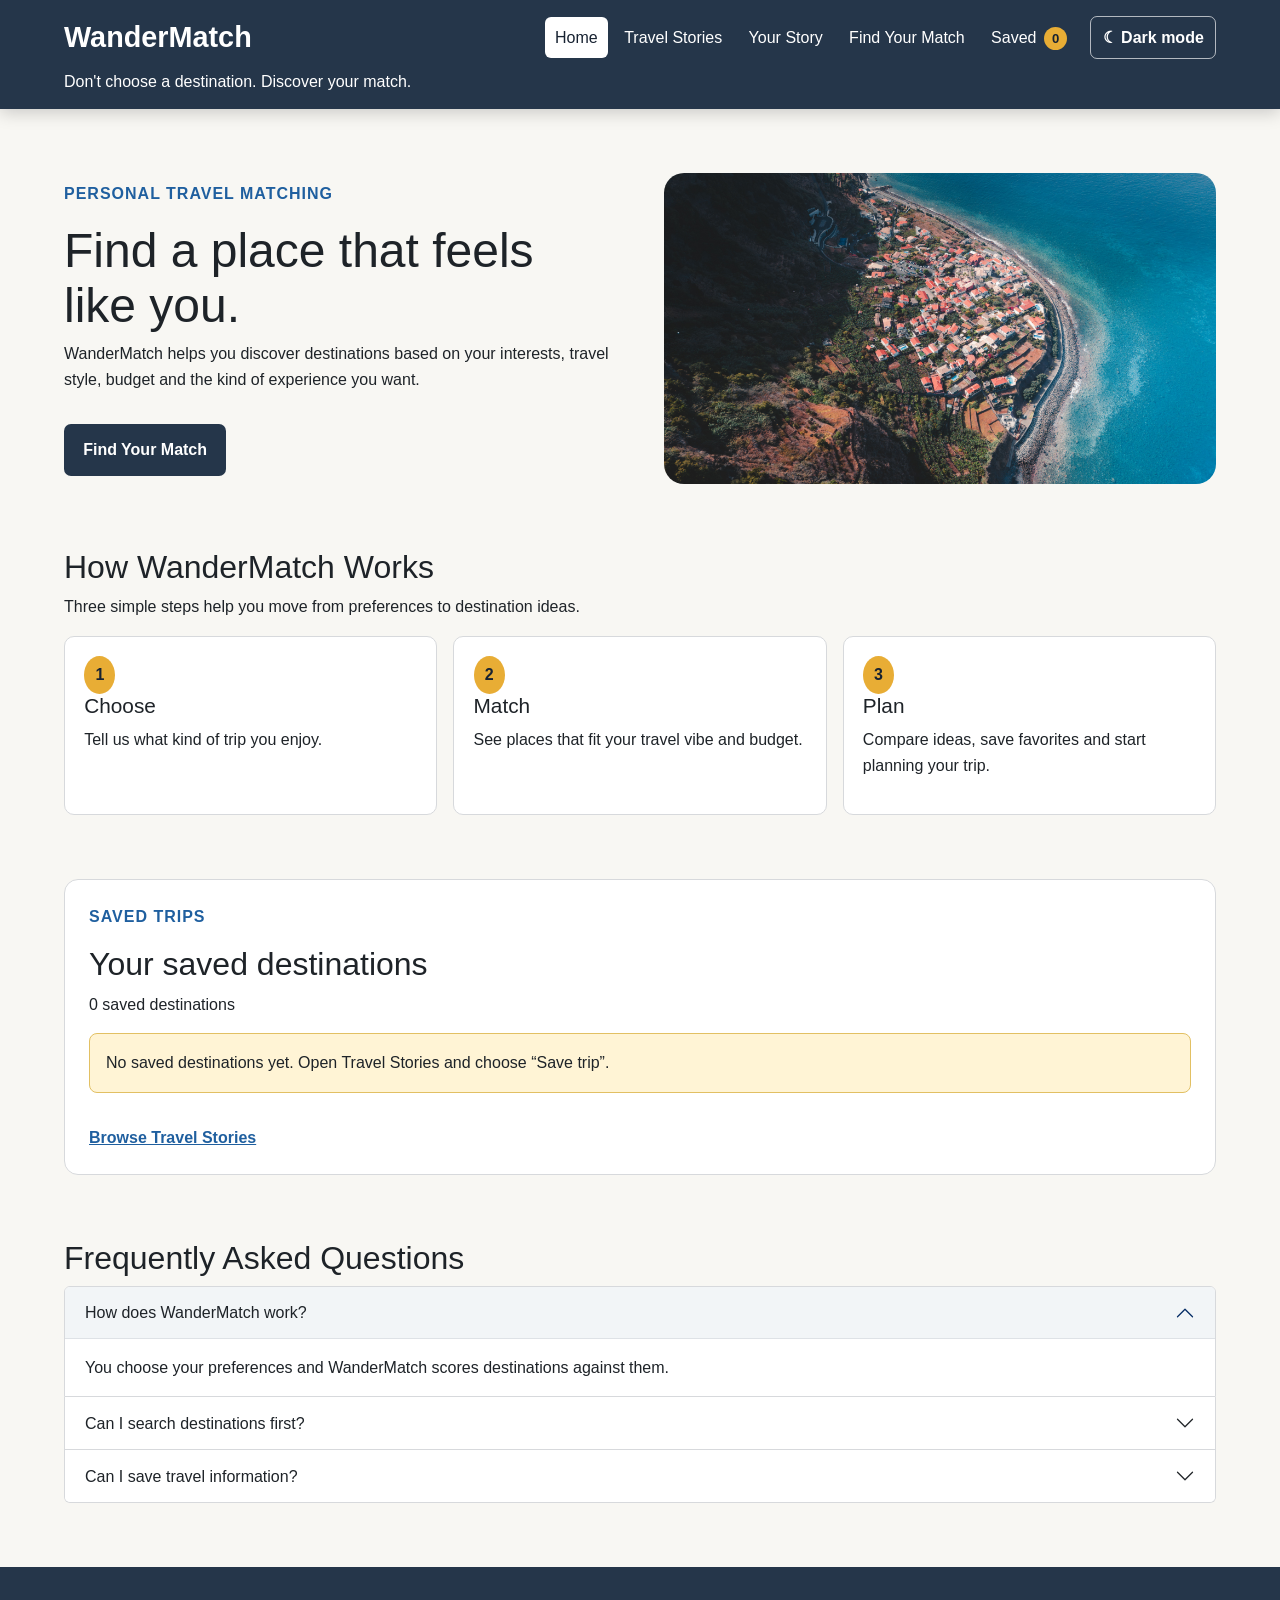
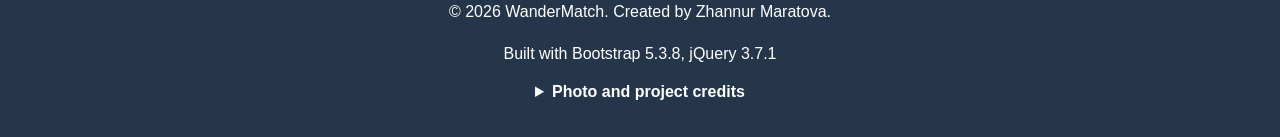
<file: index.html>
<!DOCTYPE html>
<html lang="en" data-theme="light" data-bs-theme="light">
<head>
    <meta charset="UTF-8">
    <meta name="viewport" content="width=device-width, initial-scale=1.0">
    <title>WanderMatch | Home</title>
    <script src="js/theme.js"></script>
    <link href="https://cdn.jsdelivr.net/npm/bootstrap@5.3.8/dist/css/bootstrap.min.css" rel="stylesheet">
    <link rel="stylesheet" href="css/style.css">
</head>
<body>
<a class="skip-link" href="#mainContent">Skip to main content</a>
<header class="site-header">
    <div class="site-navbar">
        <a href="index.html" class="site-logo">WanderMatch</a>
        <button type="button" class="nav-toggle" aria-expanded="false" aria-controls="mainNav" aria-label="Open navigation menu">☰</button>
        <nav class="site-links" id="mainNav" aria-label="Main navigation">
            <a href="index.html" class="active" aria-current="page">Home</a> <a href="stories.html">Travel Stories</a> <a href="match.html">Your Story</a> <a href="contact.html">Find Your Match</a>
            <a href="#savedTrips" class="saved-nav-link">Saved <span class="saved-count" aria-label="0 saved destinations">0</span></a>
        </nav>
        <button type="button" class="theme-toggle" aria-pressed="false" aria-label="Switch to dark mode">☾ Dark mode</button>
    </div>
    <p class="tagline">Don't choose a destination. Discover your match.</p>
</header>
<main id="mainContent">
    <section class="home-hero">
        <div class="hero-text">
            <p class="small-title">PERSONAL TRAVEL MATCHING</p>
            <h1>Find a place that feels like you.</h1>
            <p>WanderMatch helps you discover destinations based on your interests, travel style, budget and the kind of experience you want.</p>
            <a href="contact.html" class="main-button">Find Your Match</a>
        </div>
        <div class="hero-image">
            <img src="images/story-madeira.jpg" alt="Mountain coastline in Madeira, Portugal">
        </div>
    </section>

    <section>
        <h2>How WanderMatch Works</h2>
        <p>Three simple steps help you move from preferences to destination ideas.</p>
        <div class="steps">
            <article class="step-card"><span>1</span><h3>Choose</h3><p>Tell us what kind of trip you enjoy.</p></article>
            <article class="step-card"><span>2</span><h3>Match</h3><p>See places that fit your travel vibe and budget.</p></article>
            <article class="step-card"><span>3</span><h3>Plan</h3><p>Compare ideas, save favorites and start planning your trip.</p></article>
        </div>
    </section>

    <section id="savedTrips" class="saved-trips-section" aria-labelledby="savedTripsTitle">
        <div class="section-heading-row">
            <div>
                <p class="small-title">SAVED TRIPS</p>
                <h2 id="savedTripsTitle">Your saved destinations</h2>
                <p id="savedTripsSummary" aria-live="polite">0 saved destinations</p>
            </div>
            <button type="button" id="clearSavedTrips" class="secondary-action-button" hidden>Clear all</button>
        </div>
        <p id="savedTripsEmpty" class="empty-state">No saved destinations yet. Open Travel Stories and choose “Save trip”.</p>
        <p id="savedActionStatus" class="success-message temporary-message" role="status"></p>
        <div id="savedTripsList" class="saved-trips-list" aria-live="polite"></div>
        <a href="stories.html" class="text-link">Browse Travel Stories</a>
    </section>

    <section>
        <h2>Frequently Asked Questions</h2>
        <div class="accordion" id="faq">
            <div class="accordion-item">
                <h3 class="accordion-header"><button class="accordion-button" type="button" data-bs-toggle="collapse" data-bs-target="#faq1" aria-expanded="true" aria-controls="faq1">How does WanderMatch work?</button></h3>
                <div id="faq1" class="accordion-collapse collapse show" data-bs-parent="#faq"><div class="accordion-body">You choose your preferences and WanderMatch scores destinations against them.</div></div>
            </div>
            <div class="accordion-item">
                <h3 class="accordion-header"><button class="accordion-button collapsed" type="button" data-bs-toggle="collapse" data-bs-target="#faq2" aria-expanded="false" aria-controls="faq2">Can I search destinations first?</button></h3>
                <div id="faq2" class="accordion-collapse collapse" data-bs-parent="#faq"><div class="accordion-body">Yes. Travel Stories includes live search, travel-style filtering and sorting.</div></div>
            </div>
            <div class="accordion-item">
                <h3 class="accordion-header"><button class="accordion-button collapsed" type="button" data-bs-toggle="collapse" data-bs-target="#faq3" aria-expanded="false" aria-controls="faq3">Can I save travel information?</button></h3>
                <div id="faq3" class="accordion-collapse collapse" data-bs-parent="#faq"><div class="accordion-body">Yes. Saved trips and personal memories are stored in localStorage and remain after a reload in this browser.</div></div>
            </div>
        </div>
    </section>
</main>
<footer>
    <p>&copy; 2026 WanderMatch. Created by Zhannur Maratova.</p>
    <p class="footer-tools">Built with Bootstrap 5.3.8, jQuery 3.7.1</p>
    <details class="credits-details">
        <summary>Photo and project credits</summary>
        <div class="credits-content">
            <p>Travel photography from Pexels. Individual photographers:</p>
            <ul>
                <li><a href="https://www.pexels.com/ru-ru/photo/36958094/" target="_blank" rel="noopener">Tokyo — Ignacio Estevo</a></li>
                <li><a href="https://www.pexels.com/ru-ru/photo/27429861/" target="_blank" rel="noopener">Madeira — Ryan Klaus</a></li>
                <li><a href="https://www.pexels.com/ru-ru/photo/19137460/" target="_blank" rel="noopener">Bali — Joe Fikar</a></li>
                <li><a href="https://www.pexels.com/ru-ru/photo/31585491/" target="_blank" rel="noopener">Banff — Hunter Schroeder</a></li>
                <li><a href="https://www.pexels.com/ru-ru/photo/33053355/" target="_blank" rel="noopener">Barcelona — Regan Dsouza</a></li>
                <li><a href="https://www.pexels.com/photo/13818274/" target="_blank" rel="noopener">Interlaken — Paintalia</a></li>
                <li><a href="https://www.pexels.com/photo/31252768/" target="_blank" rel="noopener">Kyoto — Daniele Ursino</a></li>
                <li><a href="https://www.pexels.com/photo/27203832/" target="_blank" rel="noopener">New York — Ekam Juneja</a></li>
                <li><a href="https://www.pexels.com/photo/33981213/" target="_blank" rel="noopener">Queenstown — Mickoh Ramos</a></li>
                <li><a href="https://www.pexels.com/photo/7403883/" target="_blank" rel="noopener">Reykjavik — Pavel Danilyuk</a></li>
                <li><a href="https://www.pexels.com/photo/36805852/" target="_blank" rel="noopener">Rome — Claudia Solano</a></li>
                <li><a href="https://www.pexels.com/photo/12766014/" target="_blank" rel="noopener">Santorini — Giannis Osep</a></li>
            </ul>
    </details>
</footer>
<script src="https://code.jquery.com/jquery-3.7.1.min.js"></script>
<script src="https://cdn.jsdelivr.net/npm/bootstrap@5.3.8/dist/js/bootstrap.bundle.min.js"></script>
<script src="js/data.js"></script>
<script src="js/saved.js"></script>
<script src="js/common.js"></script>
</body>
</html>
</file>
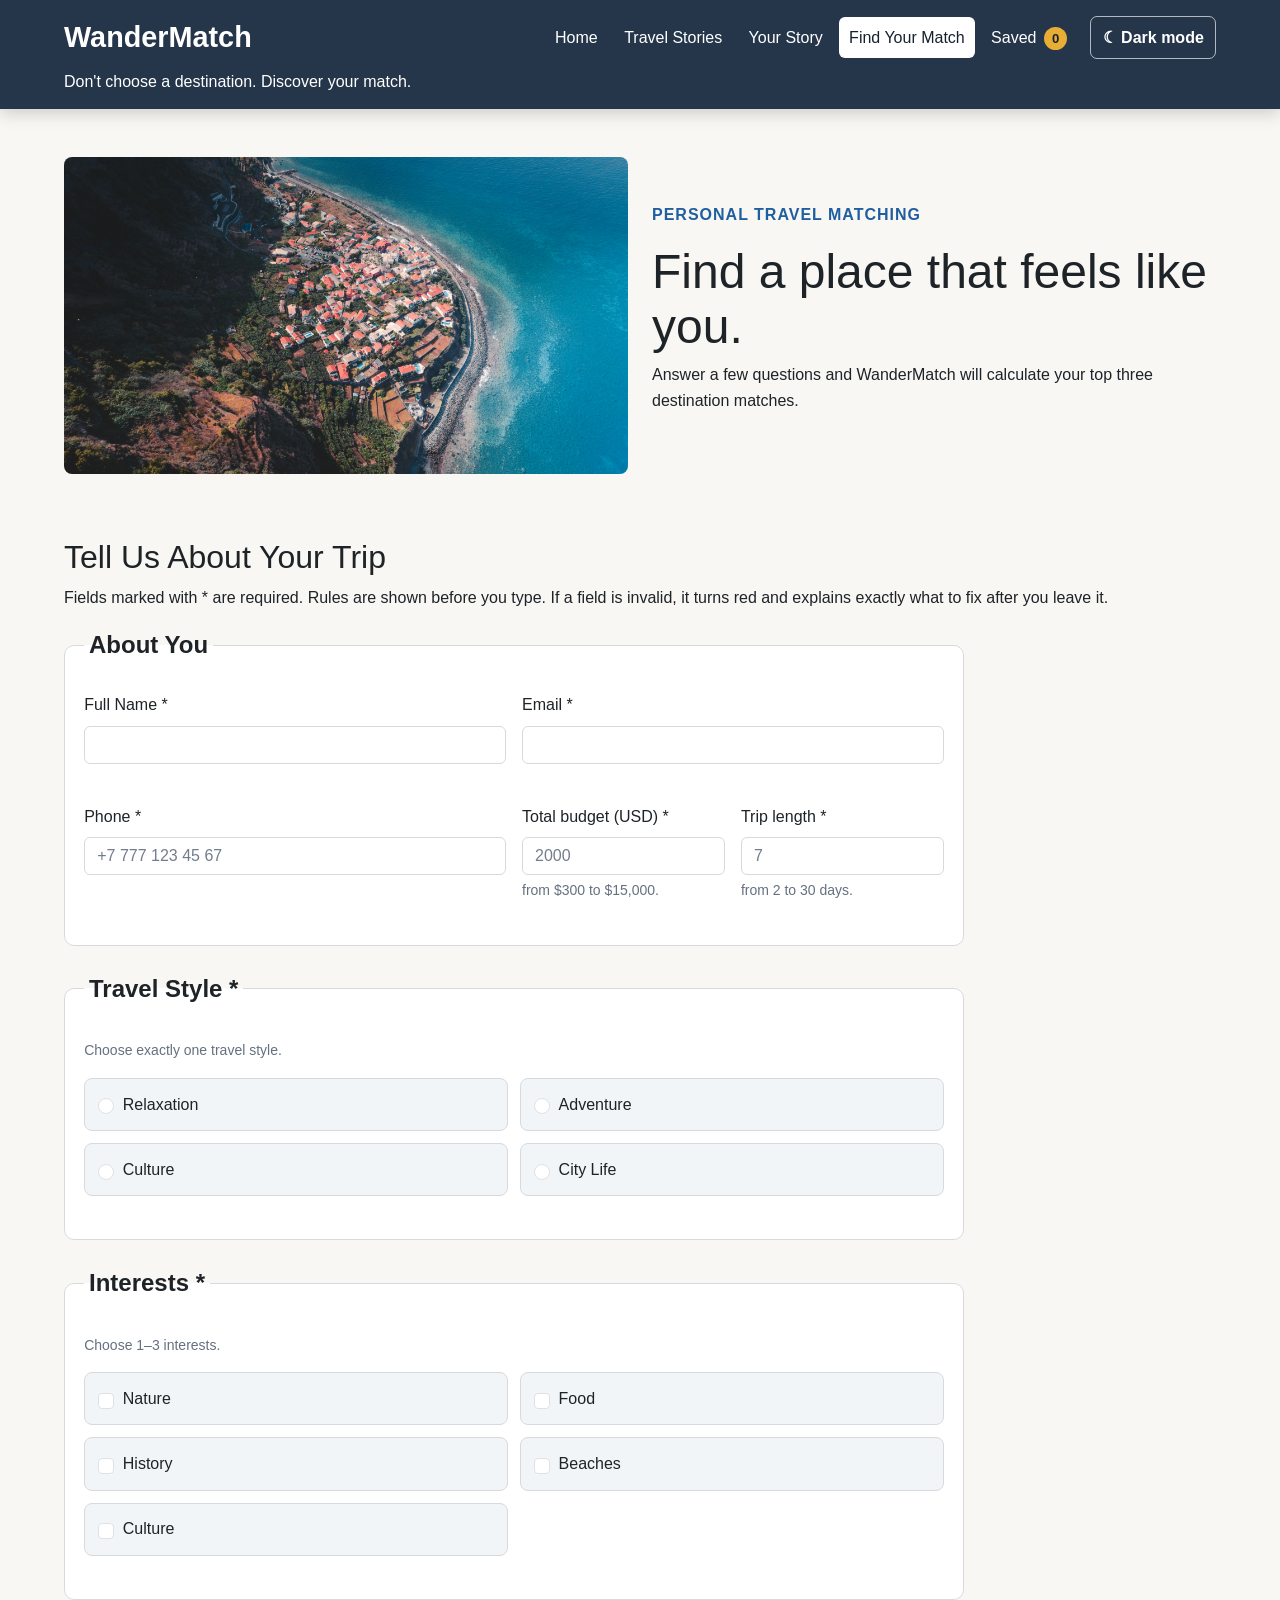
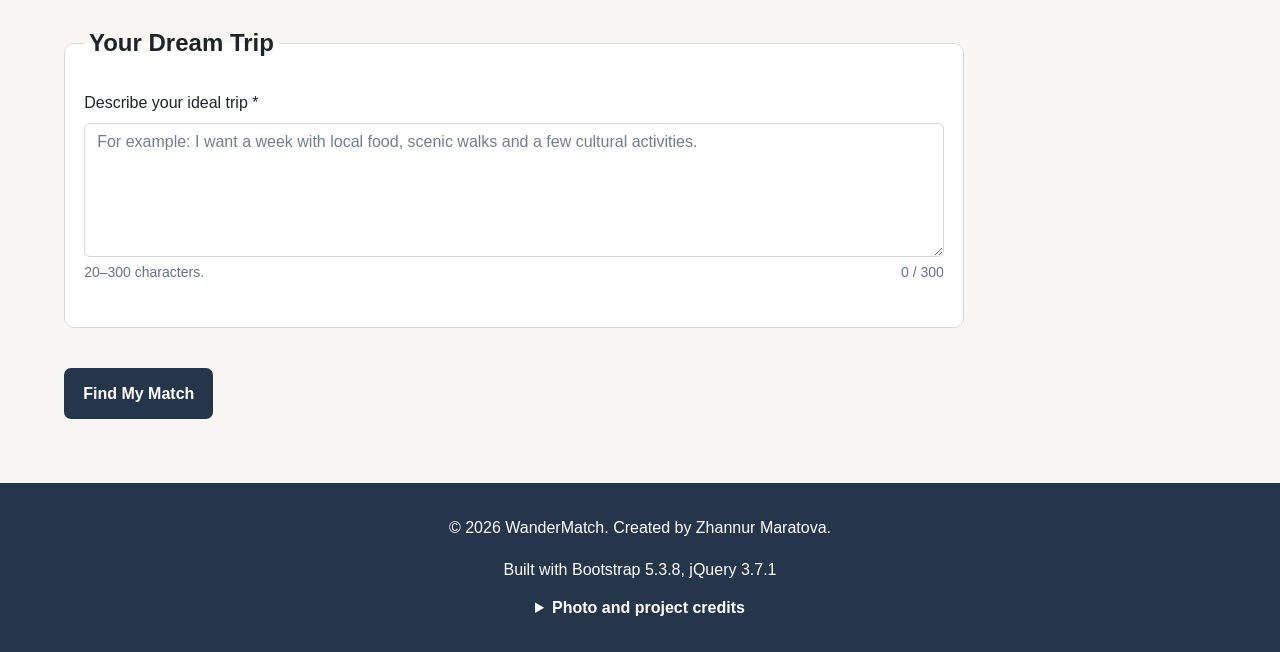
<file: contact.html>
<!DOCTYPE html>
<html lang="en" data-theme="light" data-bs-theme="light">
<head>
    <meta charset="UTF-8">
    <meta name="viewport" content="width=device-width, initial-scale=1.0">
    <title>WanderMatch | Find Your Match</title>
    <script src="js/theme.js"></script>
    <link href="https://cdn.jsdelivr.net/npm/bootstrap@5.3.8/dist/css/bootstrap.min.css" rel="stylesheet">
    <link rel="stylesheet" href="css/style.css">
</head>
<body>
<a class="skip-link" href="#mainContent">Skip to main content</a>
<header class="site-header">
    <div class="site-navbar">
        <a href="index.html" class="site-logo">WanderMatch</a>
        <button type="button" class="nav-toggle" aria-expanded="false" aria-controls="mainNav" aria-label="Open navigation menu">☰</button>
        <nav class="site-links" id="mainNav" aria-label="Main navigation">
            <a href="index.html">Home</a> <a href="stories.html">Travel Stories</a> <a href="match.html">Your Story</a> <a href="contact.html" class="active" aria-current="page">Find Your Match</a>
            <a href="index.html#savedTrips" class="saved-nav-link">Saved <span class="saved-count" aria-label="0 saved destinations">0</span></a>
        </nav>
        <button type="button" class="theme-toggle" aria-pressed="false" aria-label="Switch to dark mode">☾ Dark mode</button>
    </div>
    <p class="tagline">Don't choose a destination. Discover your match.</p>
</header>
<main id="mainContent">
    <section class="survey-hero container-fluid px-0">
        <div class="row align-items-center g-4">
            <div class="col-12 col-lg-6">
                <img src="images/story-madeira.jpg" class="img-fluid rounded-3" alt="Mountain coastline and ocean in Madeira, Portugal">
            </div>
            <div class="col-12 col-lg-6">
                <p class="small-title">PERSONAL TRAVEL MATCHING</p>
                <h1>Find a place that feels like you.</h1>
                <p>Answer a few questions and WanderMatch will calculate your top three destination matches.</p>
            </div>
        </div>
    </section>

    <section>
        <h2>Tell Us About Your Trip</h2>
        <p>Fields marked with * are required. Rules are shown before you type. If a field is invalid, it turns red and explains exactly what to fix after you leave it.</p>

        <form id="matchForm" class="match-form" novalidate>
            <fieldset>
                <legend>About You</legend>
                <div class="row g-3">
                    <div class="col-md-6">
                        <label class="form-label" for="full-name">Full Name *</label>
                        <input class="form-control validate-on-blur" type="text" id="full-name" autocomplete="name" minlength="5" maxlength="60" required aria-describedby="full-nameHelp full-nameError">
                        <div id="full-nameError" class="field-error" role="alert"></div>
                    </div>
                    <div class="col-md-6">
                        <label class="form-label" for="email">Email *</label>
                        <input class="form-control validate-on-blur" type="email" id="email" autocomplete="email" maxlength="100" required aria-describedby="emailHelp emailError">
                        <div id="emailError" class="field-error" role="alert"></div>
                    </div>
                    <div class="col-md-6">
                        <label class="form-label" for="phone">Phone *</label>
                        <input class="form-control validate-on-blur" type="tel" id="phone" autocomplete="tel" maxlength="24" placeholder="+7 777 123 45 67" required aria-describedby="phoneHelp phoneError">
                        <div id="phoneError" class="field-error" role="alert"></div>
                    </div>
                    <div class="col-md-3">
                        <label class="form-label" for="budget">Total budget (USD) *</label>
                        <input class="form-control validate-on-blur" type="number" id="budget" min="300" max="15000" step="1" placeholder="2000" required aria-describedby="budgetHelp budgetError">
                        <div class="form-text" id="budgetHelp">from $300 to $15,000.</div>
                        <div id="budgetError" class="field-error" role="alert"></div>
                    </div>
                    <div class="col-md-3">
                        <label class="form-label" for="trip-days">Trip length *</label>
                        <input class="form-control validate-on-blur" type="number" id="trip-days" min="2" max="30" step="1" placeholder="7" required aria-describedby="trip-daysHelp trip-daysError">
                        <div class="form-text" id="trip-daysHelp">from 2 to 30 days.</div>
                        <div id="trip-daysError" class="field-error" role="alert"></div>
                    </div>
                </div>
            </fieldset>

            <fieldset>
                <legend>Travel Style *</legend>
                <p class="form-text" id="styleHelp">Choose exactly one travel style.</p>
                <div class="choice-grid" id="styleChoices" aria-describedby="styleHelp styleError">
                    <label class="choice-card"><input class="form-check-input" type="radio" name="travel-style" value="relaxation"> Relaxation</label>
                    <label class="choice-card"><input class="form-check-input" type="radio" name="travel-style" value="adventure"> Adventure</label>
                    <label class="choice-card"><input class="form-check-input" type="radio" name="travel-style" value="culture"> Culture</label>
                    <label class="choice-card"><input class="form-check-input" type="radio" name="travel-style" value="city"> City Life</label>
                </div>
                <div id="styleError" class="field-error" role="alert"></div>
            </fieldset>

            <fieldset>
                <legend>Interests *</legend>
                <p class="form-text" id="interestsHelp">Choose 1–3 interests.</p>
                <div class="choice-grid" id="interestChoices" aria-describedby="interestsHelp interestsError">
                    <label class="choice-card"><input class="form-check-input" type="checkbox" name="interests" value="nature"> Nature</label>
                    <label class="choice-card"><input class="form-check-input" type="checkbox" name="interests" value="food"> Food</label>
                    <label class="choice-card"><input class="form-check-input" type="checkbox" name="interests" value="history"> History</label>
                    <label class="choice-card"><input class="form-check-input" type="checkbox" name="interests" value="beaches"> Beaches</label>
                    <label class="choice-card"><input class="form-check-input" type="checkbox" name="interests" value="culture"> Culture</label>
                </div>
                <div id="interestsError" class="field-error" role="alert"></div>
            </fieldset>

            <fieldset>
                <legend>Your Dream Trip</legend>
                <label class="form-label" for="dream-trip">Describe your ideal trip *</label>
                <textarea class="form-control validate-on-blur" id="dream-trip" rows="5" minlength="20" maxlength="300" placeholder="For example: I want a week with local food, scenic walks and a few cultural activities." required aria-describedby="dream-tripHelp dream-tripError"></textarea>
                <div class="form-help-row"><div class="form-text" id="dream-tripHelp">20–300 characters.</div><div id="dreamTripCount" class="character-count" aria-live="polite">0 / 300</div></div>
                <div id="dream-tripError" class="field-error" role="alert"></div>
            </fieldset>

            <button class="main-form-button" type="submit">Find My Match</button>
            <p id="formSuccess" class="success-message temporary-message" role="status"></p>
        </form>
    </section>

    <section id="matchResults" class="match-results" hidden aria-labelledby="matchResultsTitle">
        <p class="small-title">YOUR RESULTS</p>
        <h2 id="matchResultsTitle">Your top destination matches</h2>
        <p id="savedActionStatus" class="success-message temporary-message" role="status"></p>
        <div id="matchResultList" class="match-result-list" aria-live="polite"></div>
    </section>
</main>
<footer>
    <p>&copy; 2026 WanderMatch. Created by Zhannur Maratova.</p>
    <p class="footer-tools">Built with Bootstrap 5.3.8, jQuery 3.7.1</p>
    <details class="credits-details">
        <summary>Photo and project credits</summary>
        <div class="credits-content">
            <p>Travel photography from Pexels. Individual photographers:</p>
            <ul>
                <li><a href="https://www.pexels.com/ru-ru/photo/36958094/" target="_blank" rel="noopener">Tokyo — Ignacio Estevo</a></li>
                <li><a href="https://www.pexels.com/ru-ru/photo/27429861/" target="_blank" rel="noopener">Madeira — Ryan Klaus</a></li>
                <li><a href="https://www.pexels.com/ru-ru/photo/19137460/" target="_blank" rel="noopener">Bali — Joe Fikar</a></li>
                <li><a href="https://www.pexels.com/ru-ru/photo/31585491/" target="_blank" rel="noopener">Banff — Hunter Schroeder</a></li>
                <li><a href="https://www.pexels.com/ru-ru/photo/33053355/" target="_blank" rel="noopener">Barcelona — Regan Dsouza</a></li>
                <li><a href="https://www.pexels.com/photo/13818274/" target="_blank" rel="noopener">Interlaken — Paintalia</a></li>
                <li><a href="https://www.pexels.com/photo/31252768/" target="_blank" rel="noopener">Kyoto — Daniele Ursino</a></li>
                <li><a href="https://www.pexels.com/photo/27203832/" target="_blank" rel="noopener">New York — Ekam Juneja</a></li>
                <li><a href="https://www.pexels.com/photo/33981213/" target="_blank" rel="noopener">Queenstown — Mickoh Ramos</a></li>
                <li><a href="https://www.pexels.com/photo/7403883/" target="_blank" rel="noopener">Reykjavik — Pavel Danilyuk</a></li>
                <li><a href="https://www.pexels.com/photo/36805852/" target="_blank" rel="noopener">Rome — Claudia Solano</a></li>
                <li><a href="https://www.pexels.com/photo/12766014/" target="_blank" rel="noopener">Santorini — Giannis Osep</a></li>
            </ul>
        </div>
    </details>
</footer>
<script src="https://code.jquery.com/jquery-3.7.1.min.js"></script>
<script src="https://cdn.jsdelivr.net/npm/bootstrap@5.3.8/dist/js/bootstrap.bundle.min.js"></script>
<script src="js/data.js"></script>
<script src="js/saved.js"></script>
<script src="js/common.js"></script>
<script src="js/matcher.js"></script>
</body>
</html>
</file>
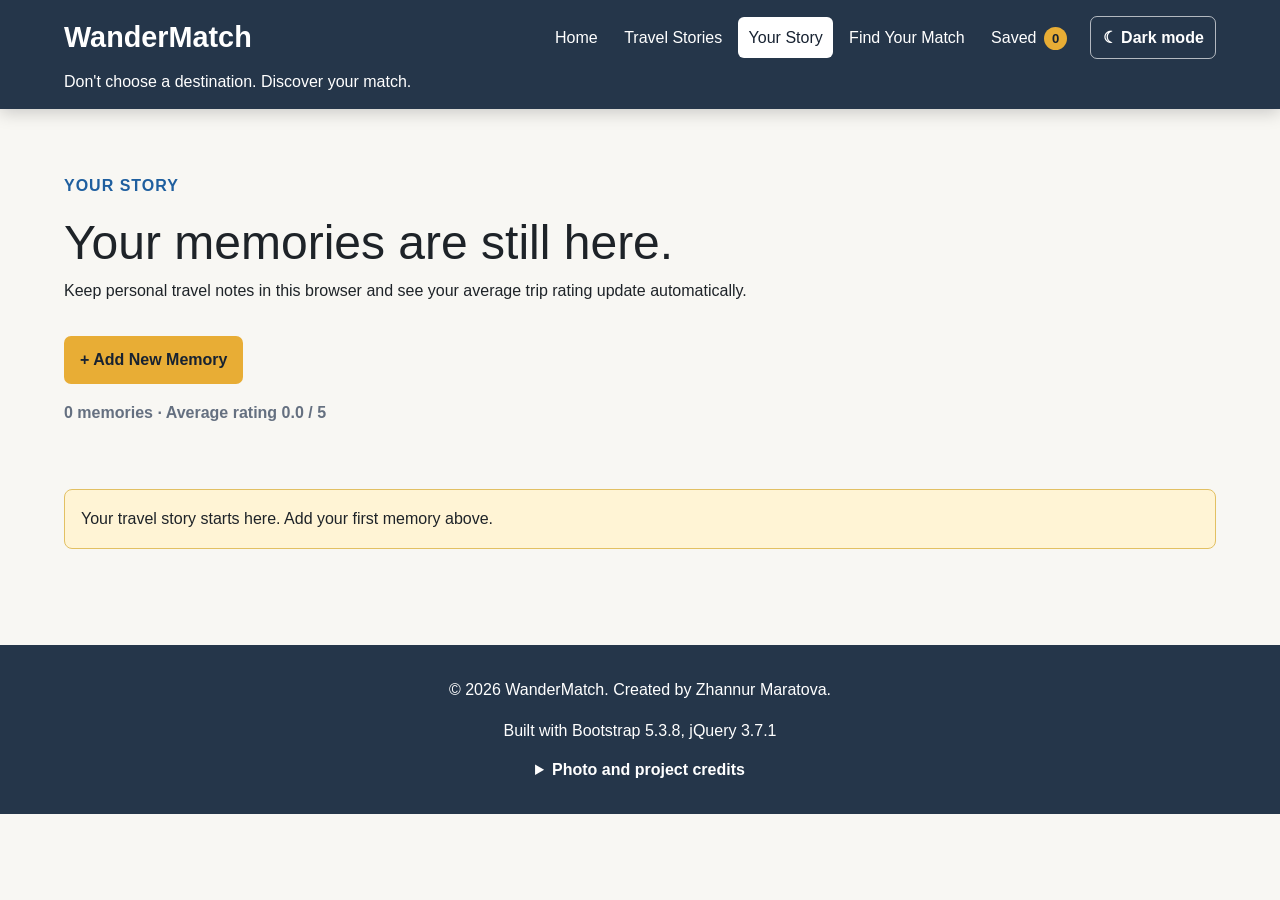
<file: match.html>
<!DOCTYPE html>
<html lang="en" data-theme="light" data-bs-theme="light">
<head>
    <meta charset="UTF-8">
    <meta name="viewport" content="width=device-width, initial-scale=1.0">
    <title>WanderMatch | Your Story</title>
    <script src="js/theme.js"></script>
    <link href="https://cdn.jsdelivr.net/npm/bootstrap@5.3.8/dist/css/bootstrap.min.css" rel="stylesheet">
    <link rel="stylesheet" href="css/style.css">
</head>
<body>
<a class="skip-link" href="#mainContent">Skip to main content</a>
<header class="site-header">
    <div class="site-navbar">
        <a href="index.html" class="site-logo">WanderMatch</a>
        <button type="button" class="nav-toggle" aria-expanded="false" aria-controls="mainNav" aria-label="Open navigation menu">☰</button>
        <nav class="site-links" id="mainNav" aria-label="Main navigation">
            <a href="index.html">Home</a> <a href="stories.html">Travel Stories</a> <a href="match.html" class="active" aria-current="page">Your Story</a> <a href="contact.html">Find Your Match</a>
            <a href="index.html#savedTrips" class="saved-nav-link">Saved <span class="saved-count" aria-label="0 saved destinations">0</span></a>
        </nav>
        <button type="button" class="theme-toggle" aria-pressed="false" aria-label="Switch to dark mode">☾ Dark mode</button>
    </div>
    <p class="tagline">Don't choose a destination. Discover your match.</p>
</header>
<main id="mainContent">
    <section>
        <p class="small-title">YOUR STORY</p>
        <h1>Your memories are still here.</h1>
        <p>Keep personal travel notes in this browser and see your average trip rating update automatically.</p>
        <button type="button" id="toggleMemoryForm" class="add-memory-button">+ Add New Memory</button>
        <p id="memoryStats" class="memory-stats" aria-live="polite"></p>
    </section>

    <section id="memoryFormPanel" class="memory-form-panel" hidden>
        <h2>Add a travel memory</h2>
        <p>Fields marked with * are required.</p>
        <form id="memoryForm" novalidate>
            <div class="row g-3">
                <div class="col-md-6">
                    <label class="form-label" for="memory-place">Place *</label>
                    <input class="form-control validate-memory" id="memory-place" type="text" minlength="2" maxlength="60" required aria-describedby="memory-placeHelp memory-placeError">
                    <div id="memory-placeError" class="field-error" role="alert"></div>
                </div>
                <div class="col-md-6">
                    <label class="form-label" for="memory-date">Visit date *</label>
                    <input class="form-control validate-memory" id="memory-date" type="date" min="1900-01-01" required aria-describedby="memory-dateHelp memory-dateError">
                    <div id="memory-dateError" class="field-error" role="alert"></div>
                </div>
                <div class="col-md-4">
                    <label class="form-label" for="memory-rating">Rating(1-5) *</label>
                    <input class="form-control validate-memory" id="memory-rating" type="number" min="1" max="5" step="0.1" required aria-describedby="memory-ratingHelp memory-ratingError">
                    <div id="memory-ratingError" class="field-error" role="alert"></div>
                </div>
                <div class="col-12">
                    <label class="form-label" for="memory-text">Memory *</label>
                    <textarea class="form-control validate-memory" id="memory-text" rows="4" minlength="10" maxlength="500" required aria-describedby="memory-textHelp memory-textError"></textarea>
                    <div class="form-help-row"><div class="form-text" id="memory-textHelp">10–500 characters.</div><div id="memoryTextCount" class="character-count" aria-live="polite">0 / 500</div></div>
                    <div id="memory-textError" class="field-error" role="alert"></div>
                </div>
                <div class="col-12">
                    <label class="form-label" for="memory-image">Travel photo <span class="optional-label">(optional)</span></label>
                    <input class="form-control validate-memory" id="memory-image" type="file" accept="image/png,image/jpeg,image/webp" aria-describedby="memory-imageHelp memory-imageError">
                    <div class="form-text" id="memory-imageHelp">JPG, PNG or WebP, maximum 5 MB. The image is resized before browser storage.</div>
                    <div id="memory-imageError" class="field-error" role="alert"></div>
                </div>
            </div>
            <p id="memoryFormError" class="field-error temporary-message" role="alert"></p>
            <button class="main-form-button" type="submit">Save Memory</button>
            <p id="memorySaved" class="success-message temporary-message" role="status"></p>
        </form>
    </section>

    <p id="memoryEmpty" class="empty-state" hidden>Your travel story starts here. Add your first memory above.</p>
    <p id="memoryActionStatus" class="success-message temporary-message" role="status"></p>
    <div class="memory-cards" id="memoryCards" aria-live="polite"></div>
</main>

<div id="deleteConfirmOverlay" class="confirm-overlay" hidden>
    <section class="confirm-dialog" role="dialog" aria-modal="true" aria-labelledby="deleteConfirmTitle" aria-describedby="deleteConfirmText">
        <p class="small-title">CONFIRM DELETION</p>
        <h2 id="deleteConfirmTitle">Delete this memory?</h2>
        <p id="deleteConfirmText">Are you sure you want to delete <strong id="deleteMemoryName">this memory</strong>? This action cannot be undone.</p>
        <div class="confirm-actions">
            <button type="button" id="cancelDeleteMemory" class="secondary-action-button">Cancel</button>
            <button type="button" id="confirmDeleteMemory" class="danger-action-button">Delete permanently</button>
        </div>
    </section>
</div>
<footer>
    <p>&copy; 2026 WanderMatch. Created by Zhannur Maratova.</p>
    <p class="footer-tools">Built with Bootstrap 5.3.8, jQuery 3.7.1</p>
    <details class="credits-details">
        <summary>Photo and project credits</summary>
        <div class="credits-content">
            <p>Travel photography from Pexels. Individual photographers:</p>
            <ul>
                <li><a href="https://www.pexels.com/ru-ru/photo/36958094/" target="_blank" rel="noopener">Tokyo — Ignacio Estevo</a></li>
                <li><a href="https://www.pexels.com/ru-ru/photo/27429861/" target="_blank" rel="noopener">Madeira — Ryan Klaus</a></li>
                <li><a href="https://www.pexels.com/ru-ru/photo/19137460/" target="_blank" rel="noopener">Bali — Joe Fikar</a></li>
                <li><a href="https://www.pexels.com/ru-ru/photo/31585491/" target="_blank" rel="noopener">Banff — Hunter Schroeder</a></li>
                <li><a href="https://www.pexels.com/ru-ru/photo/33053355/" target="_blank" rel="noopener">Barcelona — Regan Dsouza</a></li>
                <li><a href="https://www.pexels.com/photo/13818274/" target="_blank" rel="noopener">Interlaken — Paintalia</a></li>
                <li><a href="https://www.pexels.com/photo/31252768/" target="_blank" rel="noopener">Kyoto — Daniele Ursino</a></li>
                <li><a href="https://www.pexels.com/photo/27203832/" target="_blank" rel="noopener">New York — Ekam Juneja</a></li>
                <li><a href="https://www.pexels.com/photo/33981213/" target="_blank" rel="noopener">Queenstown — Mickoh Ramos</a></li>
                <li><a href="https://www.pexels.com/photo/7403883/" target="_blank" rel="noopener">Reykjavik — Pavel Danilyuk</a></li>
                <li><a href="https://www.pexels.com/photo/36805852/" target="_blank" rel="noopener">Rome — Claudia Solano</a></li>
                <li><a href="https://www.pexels.com/photo/12766014/" target="_blank" rel="noopener">Santorini — Giannis Osep</a></li>
            </ul>
        </div>
    </details>
</footer>
<script src="https://code.jquery.com/jquery-3.7.1.min.js"></script>
<script src="https://cdn.jsdelivr.net/npm/bootstrap@5.3.8/dist/js/bootstrap.bundle.min.js"></script>
<script src="js/data.js"></script>
<script src="js/saved.js"></script>
<script src="js/common.js"></script>
<script src="js/memories.js"></script>
</body>
</html>
</file>
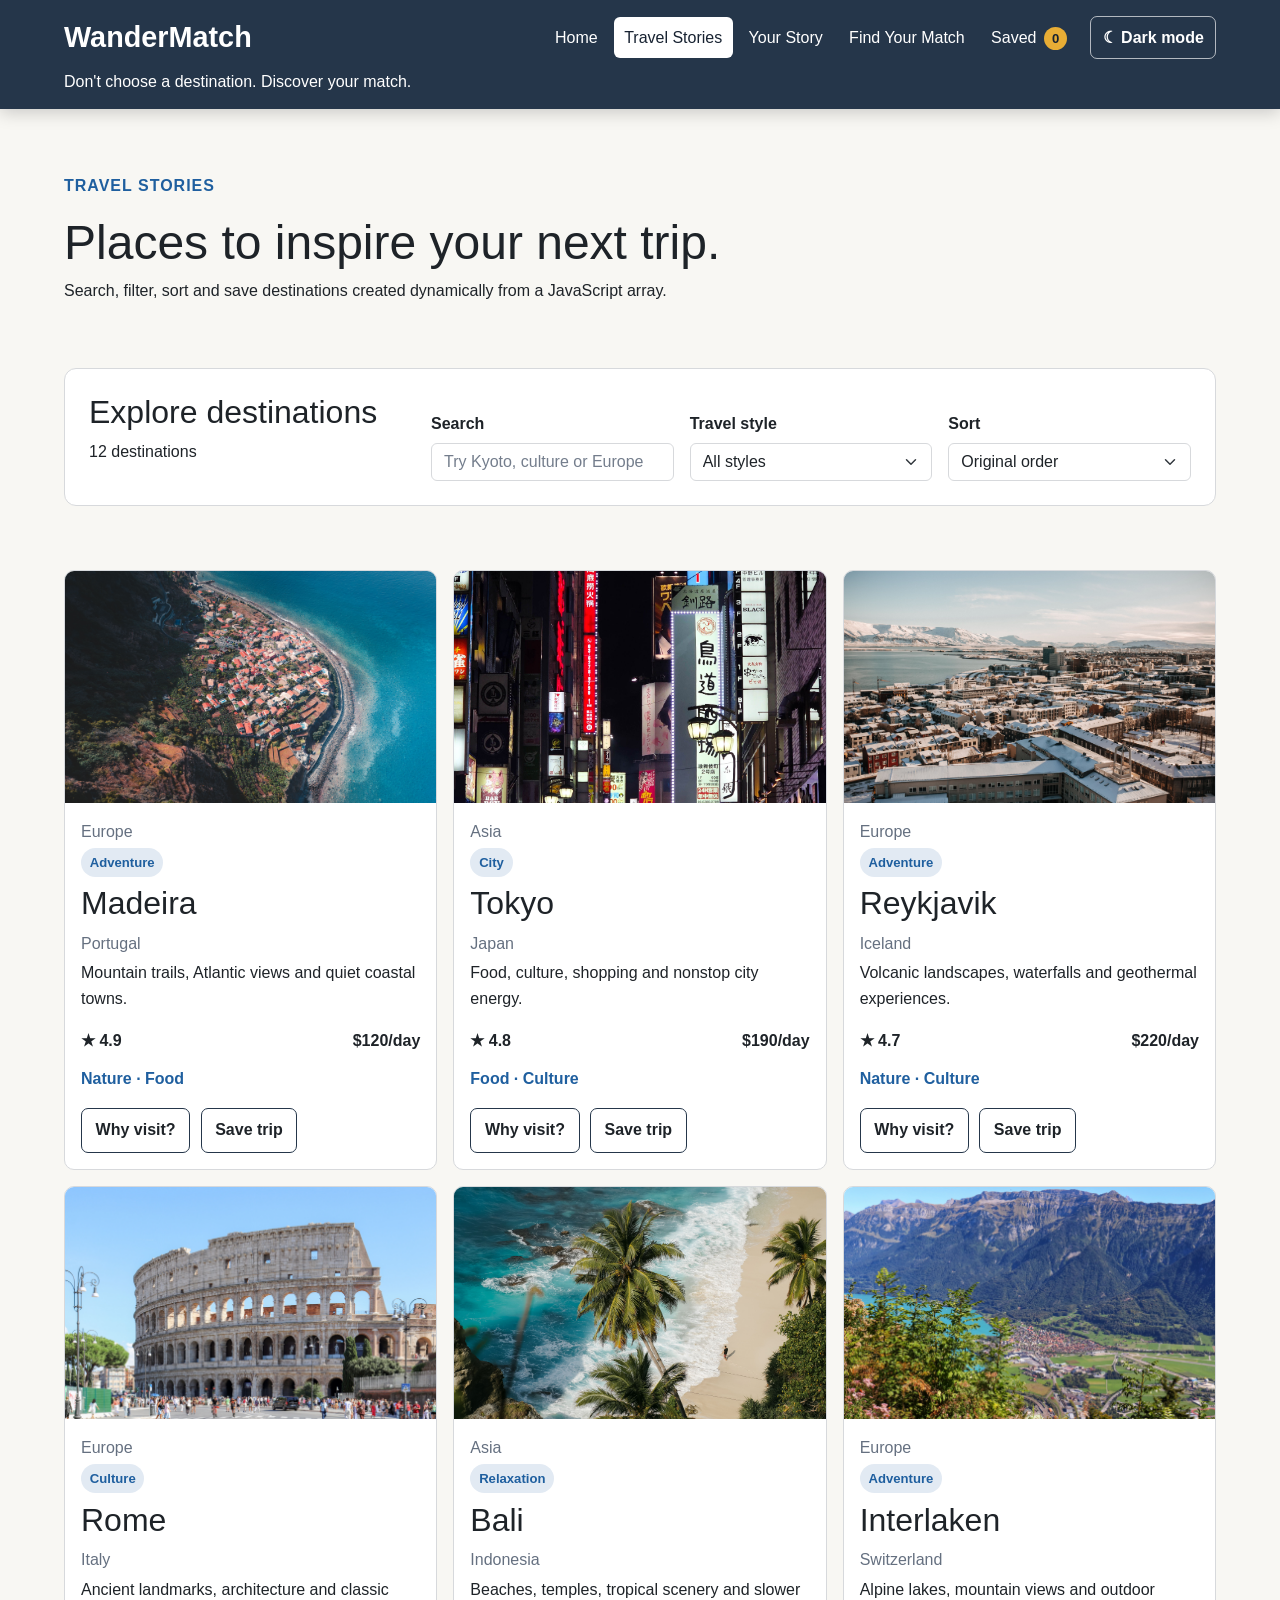
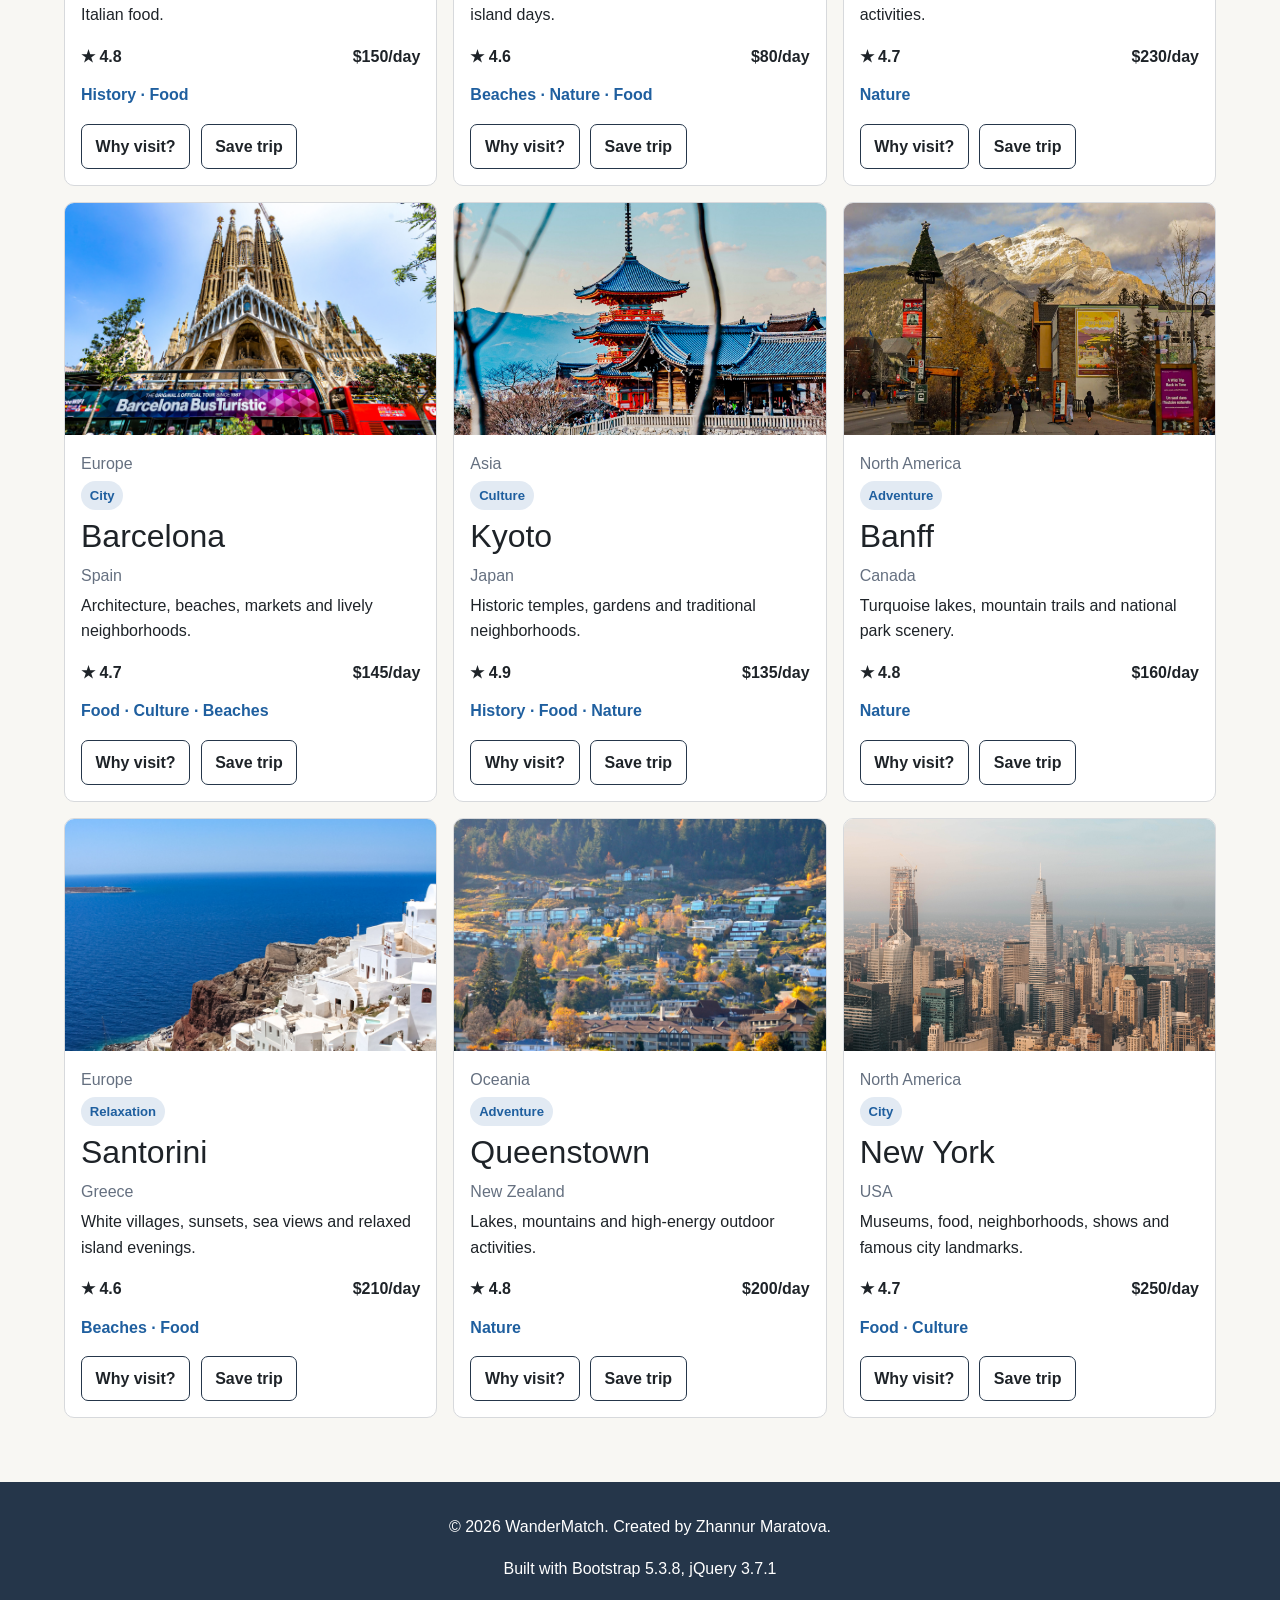
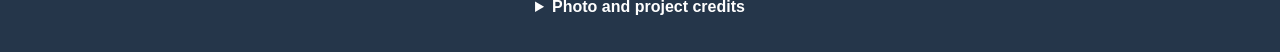
<file: stories.html>
<!DOCTYPE html>
<html lang="en" data-theme="light" data-bs-theme="light">
<head>
    <meta charset="UTF-8">
    <meta name="viewport" content="width=device-width, initial-scale=1.0">
    <title>WanderMatch | Travel Stories</title>
    <script src="js/theme.js"></script>
    <link href="https://cdn.jsdelivr.net/npm/bootstrap@5.3.8/dist/css/bootstrap.min.css" rel="stylesheet">
    <link rel="stylesheet" href="css/style.css">
</head>
<body>
<a class="skip-link" href="#mainContent">Skip to main content</a>
<header class="site-header">
    <div class="site-navbar">
        <a href="index.html" class="site-logo">WanderMatch</a>
        <button type="button" class="nav-toggle" aria-expanded="false" aria-controls="mainNav" aria-label="Open navigation menu">☰</button>
        <nav class="site-links" id="mainNav" aria-label="Main navigation">
            <a href="index.html">Home</a> <a href="stories.html" class="active" aria-current="page">Travel Stories</a> <a href="match.html">Your Story</a> <a href="contact.html">Find Your Match</a>
            <a href="index.html#savedTrips" class="saved-nav-link">Saved <span class="saved-count" aria-label="0 saved destinations">0</span></a>
        </nav>
        <button type="button" class="theme-toggle" aria-pressed="false" aria-label="Switch to dark mode">☾ Dark mode</button>
    </div>
    <p class="tagline">Don't choose a destination. Discover your match.</p>
</header>
<main id="mainContent">
    <section>
        <p class="small-title">TRAVEL STORIES</p>
        <h1>Places to inspire your next trip.</h1>
        <p>Search, filter, sort and save destinations created dynamically from a JavaScript array.</p>
    </section>

    <section class="explore-tools" aria-labelledby="exploreToolsTitle">
        <div>
            <h2 id="exploreToolsTitle">Explore destinations</h2>
            <p id="resultCount" aria-live="polite">0 destinations</p>
        </div>
        <div class="tool-grid">
            <div>
                <label for="destinationSearch">Search</label>
                <input class="form-control" type="search" id="destinationSearch" placeholder="Try Kyoto, culture or Europe" aria-describedby="searchHelp">
            </div>
            <div>
                <label for="styleFilter">Travel style</label>
                <select class="form-select" id="styleFilter">
                    <option value="all">All styles</option>
                    <option value="relaxation">Relaxation</option>
                    <option value="adventure">Adventure</option>
                    <option value="culture">Culture</option>
                    <option value="city">City life</option>
                </select>
            </div>
            <div>
                <label for="sortDestinations">Sort</label>
                <select class="form-select" id="sortDestinations">
                    <option value="default">Original order</option>
                    <option value="rating">Highest rating</option>
                    <option value="cost-low">Lowest daily cost</option>
                    <option value="cost-high">Highest daily cost</option>
                </select>
            </div>
        </div>
    </section>

    <p id="savedActionStatus" class="success-message temporary-message" role="status"></p>
    <p id="emptyState" class="empty-state temporary-message" role="status" hidden>Nothing found. Try another search or filter.</p>
    <section class="stories" id="destinationGrid" aria-live="polite" aria-label="Destination results"></section>
</main>
<footer>
    <p>&copy; 2026 WanderMatch. Created by Zhannur Maratova.</p>
    <p class="footer-tools">Built with Bootstrap 5.3.8, jQuery 3.7.1</p>
    <details class="credits-details">
        <summary>Photo and project credits</summary>
        <div class="credits-content">
            <p>Travel photography from Pexels. Individual photographers:</p>
            <ul>
                <li><a href="https://www.pexels.com/ru-ru/photo/36958094/" target="_blank" rel="noopener">Tokyo — Ignacio Estevo</a></li>
                <li><a href="https://www.pexels.com/ru-ru/photo/27429861/" target="_blank" rel="noopener">Madeira — Ryan Klaus</a></li>
                <li><a href="https://www.pexels.com/ru-ru/photo/19137460/" target="_blank" rel="noopener">Bali — Joe Fikar</a></li>
                <li><a href="https://www.pexels.com/ru-ru/photo/31585491/" target="_blank" rel="noopener">Banff — Hunter Schroeder</a></li>
                <li><a href="https://www.pexels.com/ru-ru/photo/33053355/" target="_blank" rel="noopener">Barcelona — Regan Dsouza</a></li>
                <li><a href="https://www.pexels.com/photo/13818274/" target="_blank" rel="noopener">Interlaken — Paintalia</a></li>
                <li><a href="https://www.pexels.com/photo/31252768/" target="_blank" rel="noopener">Kyoto — Daniele Ursino</a></li>
                <li><a href="https://www.pexels.com/photo/27203832/" target="_blank" rel="noopener">New York — Ekam Juneja</a></li>
                <li><a href="https://www.pexels.com/photo/33981213/" target="_blank" rel="noopener">Queenstown — Mickoh Ramos</a></li>
                <li><a href="https://www.pexels.com/photo/7403883/" target="_blank" rel="noopener">Reykjavik — Pavel Danilyuk</a></li>
                <li><a href="https://www.pexels.com/photo/36805852/" target="_blank" rel="noopener">Rome — Claudia Solano</a></li>
                <li><a href="https://www.pexels.com/photo/12766014/" target="_blank" rel="noopener">Santorini — Giannis Osep</a></li>
            </ul>
        </div>
    </details>
</footer>
<script src="https://code.jquery.com/jquery-3.7.1.min.js"></script>
<script src="https://cdn.jsdelivr.net/npm/bootstrap@5.3.8/dist/js/bootstrap.bundle.min.js"></script>
<script src="js/data.js"></script>
<script src="js/saved.js"></script>
<script src="js/common.js"></script>
<script src="js/stories.js"></script>
</body>
</html>
</file>
<file: css/style.css>
* { box-sizing: border-box; }

:root {
    --navy: #25364a;
    --gold: #e8ad35;
    --blue: #1f5f9f;
    --page-bg: #f8f7f3;
    --surface: #ffffff;
    --surface-soft: #f2f5f7;
    --surface-hover: #eef3f7;
    --text: #1e2328;
    --muted: #657080;
    --border: #d7d9dc;
    --danger: #a62525;
    --danger-soft: #fff0f0;
    --success: #176b43;
    --success-soft: #e6f5ed;
    --warning-soft: #fff4d5;
    --warning-border: #e2c063;
    --focus: #68a7e4;
    --shadow: rgba(37, 54, 74, 0.13);
}

html[data-theme="dark"] {
    --navy: #101b28;
    --gold: #efb84a;
    --blue: #8fc3f4;
    --page-bg: #111820;
    --surface: #1c2733;
    --surface-soft: #243341;
    --surface-hover: #2a3b4b;
    --text: #eef3f8;
    --muted: #b8c2cc;
    --border: #435363;
    --danger: #ff9a9a;
    --danger-soft: #452426;
    --success: #9be2bd;
    --success-soft: #17392b;
    --warning-soft: #3a321d;
    --warning-border: #8c7434;
    --focus: #9ac8f2;
    --shadow: rgba(0, 0, 0, 0.32);
}

html { scroll-behavior: auto; }

body {
    margin: 0;
    padding-top: var(--site-header-height, 8rem);
    background-color: var(--page-bg);
    color: var(--text);
    font-family: Arial, Helvetica, sans-serif;
    line-height: 1.6;
    transition: background-color 180ms ease, color 180ms ease;
}

img { max-width: 100%; height: auto; display: block; }
button, input, textarea, select { font: inherit; }
a { color: var(--blue); }

.skip-link {
    position: fixed;
    left: 1rem;
    top: -5rem;
    z-index: 3000;
    padding: 0.7rem 1rem;
    background: var(--surface);
    color: var(--text);
    border: 2px solid var(--focus);
    border-radius: 6px;
}
.skip-link:focus { top: 1rem; }

.site-header {
    position: fixed;
    top: 0;
    left: 0;
    right: 0;
    z-index: 1100;
    background-color: var(--navy);
    color: #ffffff;
    padding: 0.9rem 5%;
    box-shadow: 0 4px 16px rgba(0, 0, 0, 0.18);
}
.site-navbar { display: flex; align-items: center; flex-wrap: wrap; gap: 0.8rem; }
.site-logo { color: #ffffff; text-decoration: none; font-size: 1.8rem; font-weight: 800; }
.nav-toggle {
    display: none;
    border: 1px solid rgba(255, 255, 255, 0.65);
    border-radius: 7px;
    background: transparent;
    color: #ffffff;
    width: 2.6rem;
    height: 2.6rem;
    place-items: center;
    font-size: 1.25rem;
    cursor: pointer;
}
.nav-toggle:hover { background: rgba(255, 255, 255, 0.12); }
.site-links { display: flex; flex-wrap: wrap; gap: 0.35rem; margin-left: auto; align-items: center; }
.site-links a { color: #ffffff; text-decoration: none; padding: 0.48rem 0.65rem; border-radius: 6px; }
.site-links a:hover,
.site-links a.active { background-color: #ffffff; color: #172231; }
.saved-count {
    display: inline-grid;
    min-width: 1.45rem;
    height: 1.45rem;
    place-items: center;
    margin-left: 0.2rem;
    padding: 0 0.35rem;
    border-radius: 999px;
    background: var(--gold);
    color: #172231;
    font-size: 0.82rem;
    font-weight: 800;
}
.theme-toggle {
    border: 1px solid rgba(255, 255, 255, 0.65);
    border-radius: 7px;
    background: transparent;
    color: #ffffff;
    padding: 0.48rem 0.7rem;
    font-weight: 700;
    cursor: pointer;
}
.theme-toggle:hover { background: rgba(255, 255, 255, 0.12); }
.tagline { margin: 0.55rem 0 0; color: #ffffff; }

main { width: 90%; max-width: 1200px; margin: 0 auto; }
section { margin: 4rem 0; scroll-margin-top: calc(var(--site-header-height, 8rem) + 1rem); }
h1 { font-size: clamp(2.2rem, 5vw, 3rem); line-height: 1.15; }
h2 { font-size: clamp(1.6rem, 4vw, 2rem); }
h3 { font-size: 1.3rem; }
.small-title { color: var(--blue); font-weight: 800; letter-spacing: 1px; }
.text-link { display: inline-block; margin-top: 1rem; font-weight: 700; }

.main-button,
.add-memory-button,
.main-form-button,
.details-button,
.save-trip-button,
.delete-memory-button,
.remove-saved-button,
.secondary-action-button,
.danger-action-button {
    border-radius: 7px;
    text-decoration: none;
    cursor: pointer;
}

.main-button,
.main-form-button {
    display: inline-block;
    margin-top: 1rem;
    padding: 0.8rem 1.2rem;
    background-color: var(--navy);
    color: #ffffff;
    border: none;
    font-weight: 700;
}
.main-button:hover,
.main-form-button:hover,
.add-memory-button:hover { filter: brightness(0.94); }

.home-hero {
    display: grid;
    grid-template-columns: 1fr 1fr;
    align-items: center;
    gap: 3rem;
}
.home-hero .hero-text { min-width: 0; }
.hero-image {
    width: 100%;
    aspect-ratio: 16 / 9;
    overflow: hidden;
    border-radius: 20px;
}
.hero-image img { width: 100%; height: 100%; object-fit: cover; }

.steps { display: flex; flex-wrap: wrap; gap: 1rem; }
.step-card {
    flex: 1 1 220px;
    padding: 1.2rem;
    background: var(--surface);
    border: 1px solid var(--border);
    border-radius: 10px;
}
.step-card span {
    display: inline-block;
    padding: 0.4rem 0.7rem;
    background: var(--gold);
    color: #172231;
    border-radius: 50%;
    font-weight: 800;
}

.accordion-item,
.accordion-button,
.accordion-body { background-color: var(--surface); color: var(--text); border-color: var(--border); }
.accordion-button:not(.collapsed) { background-color: var(--surface-soft); color: var(--text); }
.accordion-button::after { filter: none; }
html[data-theme="dark"] .accordion-button::after { filter: invert(1); }

.explore-tools {
    display: flex;
    justify-content: space-between;
    align-items: end;
    gap: 2rem;
    padding: 1.5rem;
    background: var(--surface);
    border: 1px solid var(--border);
    border-radius: 12px;
}
.tool-grid { display: grid; grid-template-columns: repeat(3, minmax(160px, 1fr)); gap: 1rem; width: min(760px, 100%); }
.tool-grid label { display: block; font-weight: 700; margin-bottom: 0.35rem; }

.form-control,
.form-select {
    background-color: var(--surface);
    color: var(--text);
    border-color: var(--border);
}
.form-control:focus,
.form-select:focus {
    background-color: var(--surface);
    color: var(--text);
    border-color: var(--blue);
    box-shadow: 0 0 0 0.2rem color-mix(in srgb, var(--blue) 24%, transparent);
}
.form-control::placeholder { color: var(--muted); opacity: 0.9; }
.form-text { color: var(--muted); }
.form-control.is-invalid,
.form-select.is-invalid {
    border-color: var(--danger);
    background-image: none;
    box-shadow: 0 0 0 1px color-mix(in srgb, var(--danger) 35%, transparent);
}

.stories { display: grid; grid-template-columns: 1fr; gap: 1rem; }
.story-card,
.memory-card,
.match-card,
.saved-trip-card {
    background: var(--surface);
    border: 1px solid var(--border);
    border-radius: 10px;
    overflow: hidden;
    transition: transform 180ms ease, box-shadow 180ms ease;
}
.story-card:hover,
.memory-card:hover,
.saved-trip-card:hover { transform: translateY(-4px); box-shadow: 0 10px 24px var(--shadow); }
.story-card img,
.memory-card img,
.saved-trip-card img,
.match-card img { width: 100%; aspect-ratio: 16 / 10; object-fit: cover; }
.story-text { padding: 1rem; }
.destination-region,
.destination-country { color: var(--muted); margin-bottom: 0.25rem; }
.destination-meta { display: flex; justify-content: space-between; gap: 1rem; margin: 0.8rem 0; font-weight: 700; }
.interest-line { color: var(--blue); font-weight: 700; }
.style-badge {
    display: inline-block;
    margin: 0 0 0.45rem;
    padding: 0.25rem 0.55rem;
    border-radius: 999px;
    background: color-mix(in srgb, var(--blue) 13%, var(--surface));
    color: var(--blue);
    font-weight: 800;
    font-size: 0.82rem;
}
.card-actions { display: flex; flex-wrap: wrap; gap: 0.65rem; }
.details-button,
.save-trip-button {
    padding: 0.55rem 0.85rem;
    border: 1px solid var(--navy);
    background: transparent;
    color: var(--text);
    font-weight: 700;
}
.save-trip-button.saved {
    background: var(--gold);
    border-color: var(--gold);
    color: #172231;
}
.details-button:hover,
.save-trip-button:hover { background: var(--surface-hover); }
.story-details { margin-top: 0.8rem; padding: 0.8rem; background: var(--surface-soft); border-radius: 8px; }
.empty-state { padding: 1rem; background: var(--warning-soft); border: 1px solid var(--warning-border); border-radius: 8px; }

.saved-trips-section {
    padding: 1.5rem;
    border: 1px solid var(--border);
    border-radius: 14px;
    background: var(--surface);
}
.section-heading-row { display: flex; justify-content: space-between; gap: 1rem; align-items: end; }
.saved-trips-list { display: grid; grid-template-columns: 1fr; gap: 1rem; margin-top: 1rem; }
.saved-trip-body { padding: 1rem; }
.saved-trip-meta { color: var(--muted); font-weight: 700; }
.remove-saved-button {
    padding: 0.5rem 0.8rem;
    border: 1px solid var(--danger);
    color: var(--danger);
    background: transparent;
    font-weight: 700;
}
.remove-saved-button:hover { background: var(--danger-soft); }

.add-memory-button {
    display: inline-block;
    margin-top: 1rem;
    padding: 0.7rem 1rem;
    background: var(--gold);
    color: #172231;
    border: none;
    font-weight: 800;
}
.memory-stats { margin-top: 1rem; color: var(--muted); font-weight: 700; }
.memory-form-panel { padding: 1.5rem; background: var(--surface); border: 1px solid var(--border); border-radius: 10px; }
.memory-cards { display: grid; grid-template-columns: 1fr; gap: 1rem; margin: 2rem 0; }
.memory-card { display: flex; flex-direction: column; }
.memory-text { padding: 1rem; display: flex; flex-direction: column; flex: 1; }
.memory-date { color: var(--muted); font-size: 0.9rem; }
.memory-rating { font-weight: 700; color: var(--blue); }
.delete-memory-button {
    align-self: flex-start;
    margin-top: auto;
    padding: 0.5rem 0.8rem;
    border: 1px solid var(--danger);
    color: var(--danger);
    background: transparent;
}
.delete-memory-button:hover { background: var(--danger-soft); }
.optional-label { color: var(--muted); font-weight: 400; }
.memory-photo-placeholder {
    width: 100%;
    aspect-ratio: 16 / 10;
    display: grid;
    place-items: center;
    align-content: center;
    gap: 0.45rem;
    background: linear-gradient(145deg, color-mix(in srgb, var(--blue) 18%, var(--surface)), color-mix(in srgb, var(--gold) 24%, var(--surface)));
    color: var(--text);
    text-align: center;
}
.memory-plane-icon { font-size: clamp(3rem, 8vw, 5rem); line-height: 1; transform: rotate(-8deg); }
.memory-placeholder-text { font-weight: 800; letter-spacing: 0.04em; }

.confirm-overlay[hidden] { display: none; }
.confirm-overlay {
    position: fixed;
    inset: 0;
    z-index: 2000;
    display: grid;
    place-items: center;
    padding: 1rem;
    background: rgba(18, 28, 39, 0.74);
}
.confirm-dialog {
    width: min(480px, 100%);
    margin: 0;
    padding: 1.5rem;
    background: var(--surface);
    color: var(--text);
    border: 1px solid var(--border);
    border-radius: 14px;
    box-shadow: 0 18px 50px rgba(0, 0, 0, 0.32);
}
.confirm-dialog h2 { margin-top: 0.25rem; }
.confirm-actions { display: flex; justify-content: flex-end; gap: 0.75rem; margin-top: 1.25rem; }
.secondary-action-button,
.danger-action-button { padding: 0.7rem 1rem; font-weight: 700; }
.secondary-action-button { border: 1px solid var(--border); background: var(--surface); color: var(--text); }
.danger-action-button { border: 1px solid var(--danger); background: var(--danger); color: #ffffff; }
.secondary-action-button:hover { background: var(--surface-hover); }
.danger-action-button:hover { filter: brightness(0.9); }

.survey-hero { margin-top: 3rem; }
.match-form { max-width: 900px; }
fieldset {
    margin-bottom: 1.5rem;
    padding: 1.2rem;
    background: var(--surface);
    border: 1px solid var(--border);
    border-radius: 10px;
}
legend { font-weight: 800; float: none; width: auto; padding: 0 0.3rem; color: var(--text); }
.choice-grid { display: grid; grid-template-columns: repeat(2, minmax(150px, 1fr)); gap: 0.75rem; border-radius: 9px; }
.choice-card {
    display: flex;
    align-items: center;
    gap: 0.55rem;
    padding: 0.8rem;
    background: var(--surface-soft);
    border: 1px solid var(--border);
    border-radius: 8px;
    cursor: pointer;
}
.choice-card:hover { border-color: var(--blue); }
.choice-grid.group-invalid { outline: 2px solid var(--danger); outline-offset: 3px; }
.field-error { min-height: 1.2rem; margin-top: 0.3rem; color: var(--danger); font-size: 0.9rem; font-weight: 700; }
.form-help-row { display: flex; justify-content: space-between; gap: 1rem; align-items: baseline; }
.character-count { color: var(--muted); font-size: 0.875rem; white-space: nowrap; }
.success-message {
    display: none;
    margin-top: 1rem;
    padding: 0.9rem;
    background: var(--success-soft);
    border: 1px solid var(--success);
    color: var(--success);
    border-radius: 8px;
}
.match-results { padding: 2rem; background: var(--surface-soft); border: 1px solid var(--border); border-radius: 14px; }
.match-result-list { display: grid; grid-template-columns: repeat(3, 1fr); gap: 1rem; }
.match-card-body { padding: 1rem; }
.match-score { display: inline-block; padding: 0.35rem 0.65rem; background: var(--gold); color: #172231; border-radius: 999px; font-weight: 800; }
.match-reason { color: var(--muted); }
.match-card .save-trip-button { margin-top: 0.4rem; }

:focus-visible { outline: 3px solid var(--focus); outline-offset: 3px; }

footer {
    margin-top: 4rem;
    padding: 2rem 5%;
    background: var(--navy);
    color: #ffffff;
    text-align: center;
}
footer a { color: #ffffff; }
.footer-tools { margin-bottom: 0.8rem; }
.credits-details { width: min(820px, 100%); margin: 0 auto; text-align: left; }
.credits-details summary { cursor: pointer; font-weight: 800; text-align: center; }
.credits-content { margin-top: 1rem; padding: 1rem; border: 1px solid rgba(255,255,255,0.35); border-radius: 10px; }
.credits-content ul { columns: 2; gap: 2rem; padding-left: 1.25rem; }

@media (min-width: 768px) {
    .stories, .memory-cards, .saved-trips-list { grid-template-columns: repeat(2, 1fr); }
}

@media (min-width: 992px) {
    .stories, .memory-cards, .saved-trips-list { grid-template-columns: repeat(3, 1fr); }
}

@media (max-width: 980px) {
    .site-navbar { align-items: center; }
    .nav-toggle { display: inline-grid; margin-left: auto; order: 2; }
    .theme-toggle { order: 3; margin-left: 0; }
    .site-links {
        display: none;
        order: 4;
        width: 100%;
        margin-left: 0;
        padding-top: 0.35rem;
        flex-direction: column;
        align-items: stretch;
        gap: 0.2rem;
    }
    .site-links.open { display: flex; }
    .site-links a { width: 100%; text-align: left; }
    .explore-tools { align-items: stretch; flex-direction: column; }
    .tool-grid { grid-template-columns: 1fr; }
    .match-result-list { grid-template-columns: 1fr; }
}

@media (max-width: 767px) {
    .site-header { padding: 0.7rem 4%; }
    .site-navbar { align-items: center; }
    .site-links a { text-align: left; }
    .tagline { font-size: 0.88rem; }
    .home-hero { grid-template-columns: 1fr; gap: 1.5rem; }
    .choice-grid { grid-template-columns: 1fr; }
    .section-heading-row { align-items: flex-start; flex-direction: column; }
    .form-help-row { align-items: flex-start; flex-direction: column; gap: 0.2rem; }
    .credits-content ul { columns: 1; }
    section { margin: 3rem 0; scroll-margin-top: calc(var(--site-header-height, 12rem) + 1rem); }
}

@media (max-width: 420px) {
    main { width: 92%; }
    .site-logo { font-size: 1.5rem; }
    .theme-toggle { font-size: 0.86rem; padding: 0.42rem 0.52rem; }
    fieldset, .explore-tools, .match-results, .saved-trips-section { padding: 1rem; }
}
</file>
